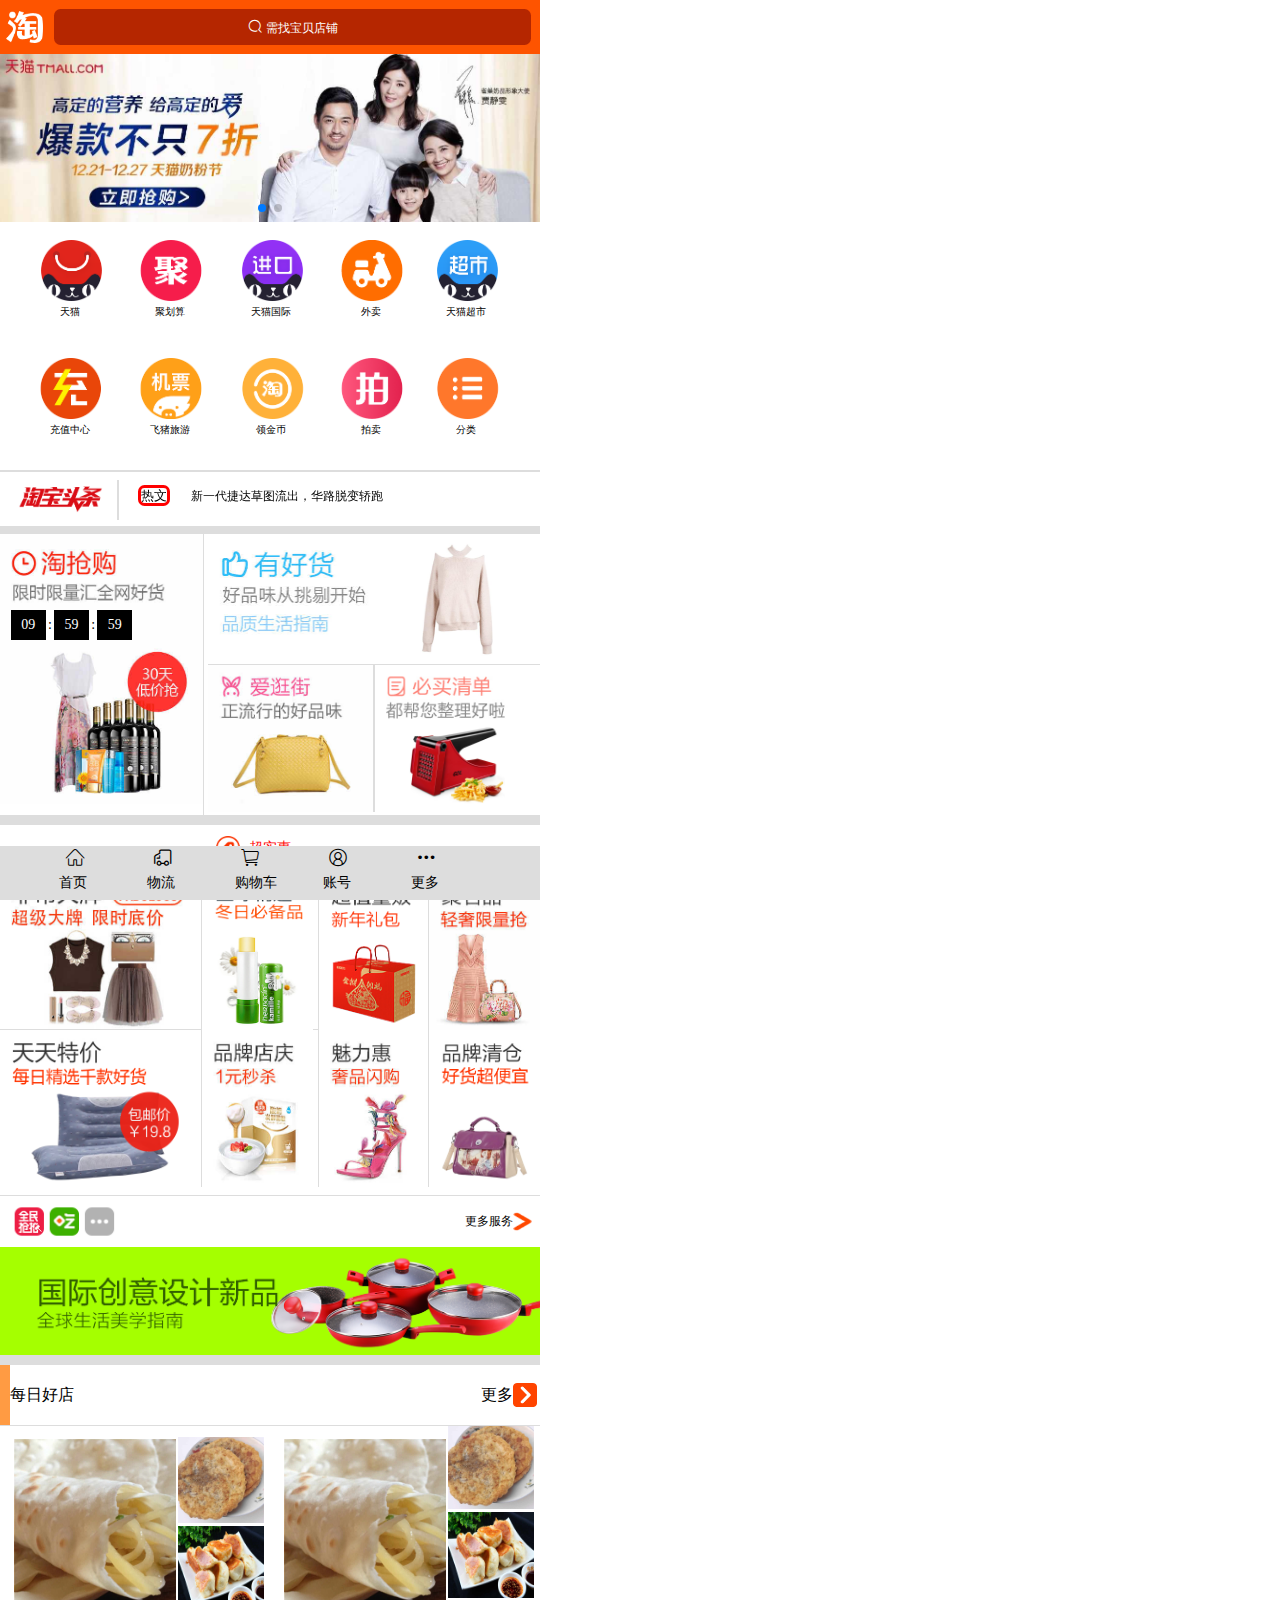
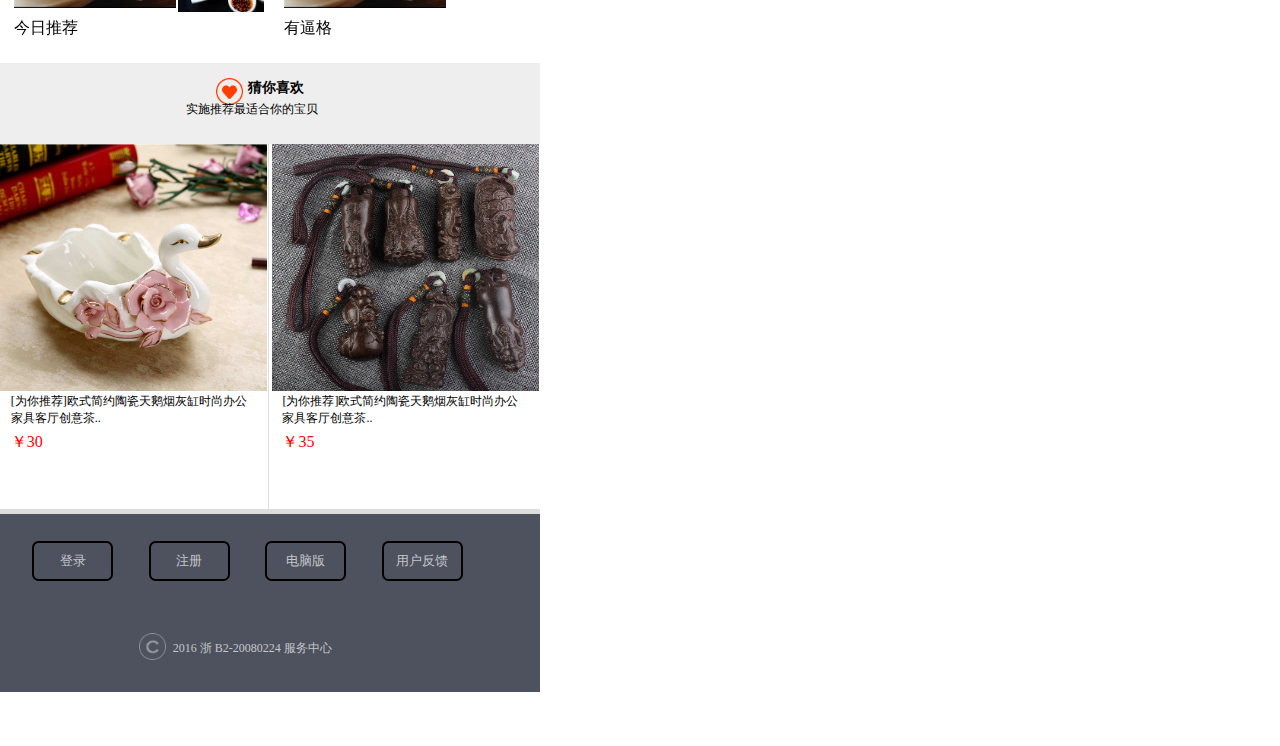
<file: index.html>
<!DOCTYPE html>
<html lang="en">
<head>
    <meta charset="UTF-8">
    <title>手机淘宝页面</title>
    <script src="js/flexible.js"></script>
    <link rel="stylesheet" href="css/taobao.css">
    <link rel="stylesheet" type="text/css" href="css/swiper.min.css">
    <link rel="stylesheet" href="css/iconfont.css">
</head>
<body>
<header>
    <div class="header">
    <div class="header-warp">
        <div class="header-bottom">
            <span>
                <i class="iconfont icon-fangdajing"></i>
                需找宝贝店铺
            </span>
        </div>
    </div>
    </div>
</header>
<content>
    <div class="lunbo">
        <div class="swiper-container">
            <div class="swiper-wrapper">
                <div class="swiper-slide"><img src="imegs/lunbo1.jpg" alt=""></div>
                <div class="swiper-slide"><img src="imegs/lunbo2.jpg" alt=""></div>
                <div class="swiper-slide"><img src="imegs/lunbo3.jpg" alt=""></div>
                <div class="swiper-slide"><img src="imegs/lunbo4.jpg" alt=""></div>
                <div class="swiper-slide"><img src="imegs/lunbo5.jpg" alt=""></div>
                <div class="swiper-slide"><img src="imegs/lunbo6.jpg" alt=""></div>
                <div class="swiper-slide"><img src="imegs/lunbo7.jpg" alt=""></div>
                </div>
            <div class="swiper-pagination"></div>
        </div>
    </div>
    <div class="content-top">
        <div class="content-top-one">
            <div class="xbj1">
                <div class="imgs"><img src="imegs/xbj1.png" alt=""></div>
                <div class="imtext">天猫</div>
            </div>
           <div class="xbj2">
               <div class="imgs"><img src="imegs/xbj2.png" alt=""></div>
               <div class="imtext">聚划算</div>
           </div>
            <div class="xbj3">
                <div class="imgs"><img src="imegs/xbj3.png" alt=""></div>
                <div class="imtext">天猫国际</div>
            </div>
            <div class="xbj4">
                <div class="imgs"><img src="imegs/xbj4.png" alt=""></div>
                <div class="imtext">外卖</div>
            </div>
            <div class="xbj5">
                <div class="imgs"><img src="imegs/xbj5.png" alt=""></div>
                <div class="imtext">天猫超市</div>
            </div>
        </div>
        <div class="content-top-two">
            <div class="xbj6">
                <div class="imgs"><img src="imegs/xbj6.png" alt=""></div>
                <div class="imtext">充值中心</div>
            </div>
            <div class="xbj7">
                <div class="imgs"><img src="imegs/xbj7.png" alt=""></div>
                <div class="imtext">飞猪旅游</div>
            </div>
            <div class="xbj8">
                <div class="imgs"><img src="imegs/xbj8.png" alt=""></div>
                <div class="imtext">领金币</div>
            </div>
            <div class="xbj9">
                <div class="imgs"><img src="imegs/xbj9.png" alt=""></div>
                <div class="imtext">拍卖</div>
            </div>
            <div class="xbj10">
                <div class="imgs"><img src="imegs/xbj10.png" alt=""></div>
                <div class="imtext">分类</div>
            </div>
        </div>
    </div>
    <div class="content-center">
        <div class="content-center-left">
        </div>
        <div class="content-center-right">
            <div class="swiper-container">
                <div class="swiper-wrapper">
                    <div class="swiper-slide"><span>热文</span>新一代捷达草图流出，华路脱变轿跑</div>
                    <div class="swiper-slide"><span>星座</span>这些星座见不得别人好</div>
                    <div class="swiper-slide"><span>围观</span>绝地求生pc正式版1.0明天上线</div>
                    <div class="swiper-slide"><span>汽车</span>纯电动，100公里续航，售价4万</div>
                </div>
            </div>
        </div>
    </div>
    <div class="content-b">
        <div class="content-bottom">
            <div class="bottom-text">
                <span >09</span>
                <span class="dot">:</span>
                <span>59</span>
                <span class="dot">:</span>
                <span>59</span>
            </div>
        </div>
        <div class="content-right">
            <div class="right-left">

            </div>
            <div class="right-right">

            </div>
        </div>
        <div class="content-left">
            <div class="left-left">

            </div>
            <div class="left-right">

            </div>

        </div>
    </div>
    <div class="content-chaoshihui">
        <div class="chaoshihui">
              <span>超实惠</span>
        </div>
        <div class="top">
            <div class="one">

            </div>
            <div class="two">

            </div>
            <div class="three">

            </div>
            <div class="four">

            </div>
        </div>
        <div class="bottom">
            <div class="one">

            </div>
            <div class="two">

            </div>
            <div class="three">

            </div>
            <div class="four">

            </div>
        </div>
    </div>
    <div class="content-genduo">
        <div class="left">
            <span>更多服务</span>
        </div>
    </div>
    <div class="content-xin">

    </div>
    <div class="content-g">
        <div class="left">
            <span>每日好店</span>
        </div>
        <div class="right">
            <span>更多</span>
        </div>
    </div>
    <div class="content-haodian">
        <div class="swiper-container">
            <div class="swiper-wrapper">
                <div class="swiper-slide">
                    <div class="left">
                        <div class="left">

                        </div>
                        <div class="r1">

                        </div>
                        <div class="r2">

                        </div>
                        <div class="bottom">
                            <span>今日推荐</span>
                        </div>
                    </div>
                    <div class="right">
                        <div class="left">

                        </div>
                        <div class="r1">

                        </div>
                        <div class="r2">

                        </div>
                        <div class="bottom">
                            <span>有逼格</span>
                        </div>
                    </div>
                </div>
                <div class="swiper-slide">
                    <div class="left">
                        <div class="left">

                        </div>
                        <div class="r1">

                        </div>
                        <div class="r2">

                        </div>
                        <div class="bottom">
                            <span>今日推荐</span>
                        </div>
                    </div>
                    <div class="right">
                        <div class="left">

                        </div>
                        <div class="r1">

                        </div>
                        <div class="r2">

                        </div>
                        <div class="bottom">
                            <span>有逼格</span>
                        </div>
                    </div>
                </div>
            </div>
        </div>
    </div>
    <div class="content-cain">
        <div class="text">
            <span>猜你喜欢</span>
            <p>实施推荐最适合你的宝贝</p>
        </div>
    </div>
    <div class="cai">
        <div class="left">
            <div class="text">
                <p>[为你推荐]欧式简约陶瓷天鹅烟灰缸时尚办公家具客厅创意茶..</p>
                <p class="red">￥30</p>
            </div>
        </div>
        <div class="right">
            <div class="text">
                <p>[为你推荐]欧式简约陶瓷天鹅烟灰缸时尚办公家具客厅创意茶..</p>
                <p class="red">￥35</p>
            </div>
        </div>
    </div>
    <div class="fount">
        <div class="text">
            <button>登录</button>
            <button>注册</button>
            <button>电脑版</button>
            <button>用户反馈</button>
        </div>
        <div class="text1">
            <p>2016 浙 B2-20080224 服务中心</p>
        </div>
    </div>
</content>
<div class="fount1">
    <div class="text">
        <i class="iconfont icon-shouye"><span>首页</span></i>
        <i class="iconfont icon-wuliu"><span>物流</span></i>
        <i class="iconfont icon-gouwuche"><span>购物车</span></i>
        <i class="iconfont icon-zhanghao"><span>账号</span></i>
        <i class="iconfont icon-gengduo"><span>更多</span></i>
    </div>
</div>
<div class="fount2">

</div>
</body>
<script src="js/swiper.min.js"></script>
<script src="js/taobao.js"></script>
</html>
</file>
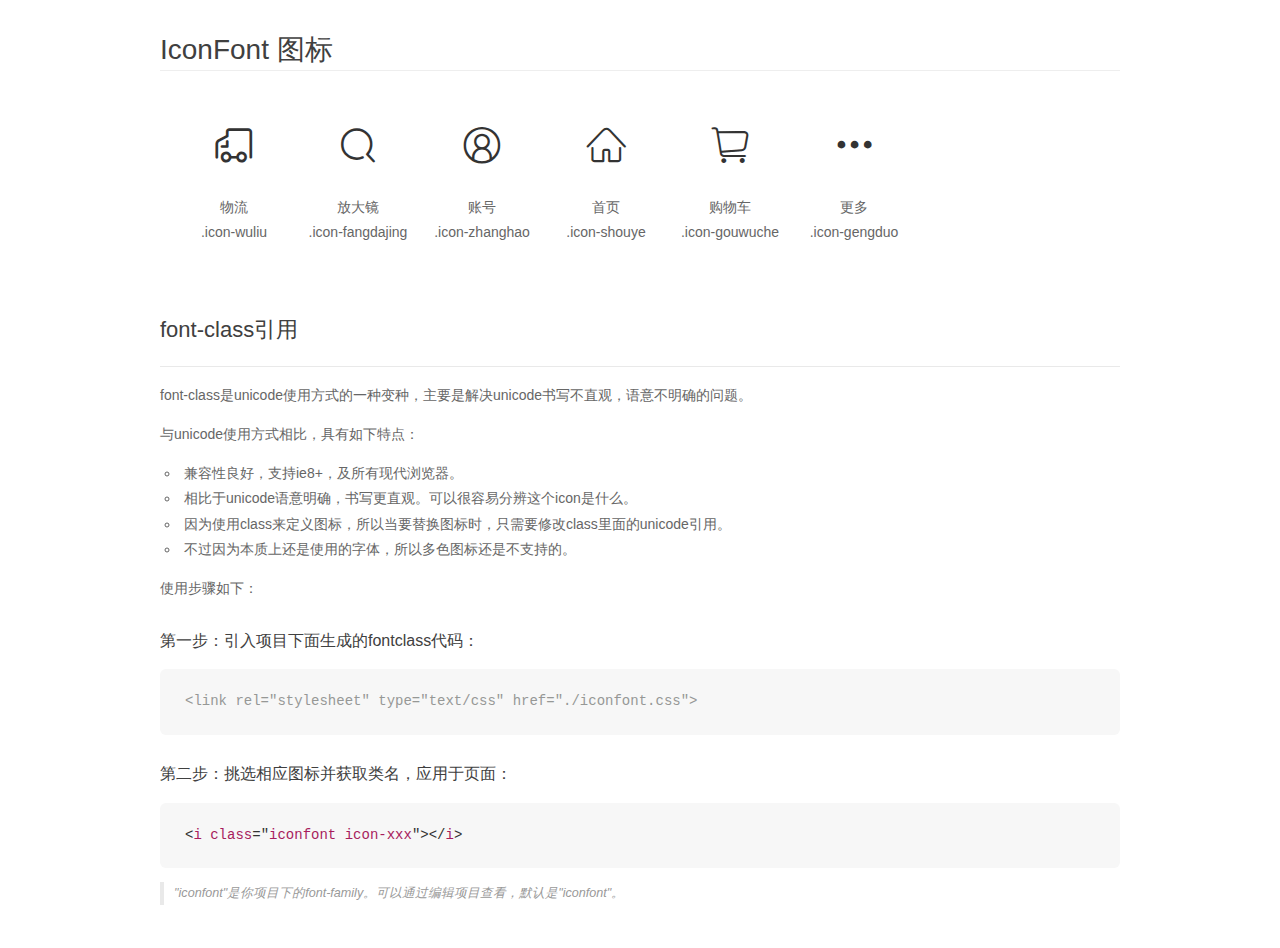
<file: font_7yblxcpgwp2jra4i/demo_fontclass.html>
<!DOCTYPE html>
<html>
<head>
    <meta charset="utf-8"/>
    <title>IconFont</title>
    <link rel="stylesheet" href="demo.css">
    <link rel="stylesheet" href="iconfont.css">
</head>
<body>
    <div class="main markdown">
        <h1>IconFont 图标</h1>
        <ul class="icon_lists clear">
            
                <li>
                <i class="icon iconfont icon-wuliu"></i>
                    <div class="name">物流</div>
                    <div class="fontclass">.icon-wuliu</div>
                </li>
            
                <li>
                <i class="icon iconfont icon-fangdajing"></i>
                    <div class="name">放大镜</div>
                    <div class="fontclass">.icon-fangdajing</div>
                </li>
            
                <li>
                <i class="icon iconfont icon-zhanghao"></i>
                    <div class="name">账号</div>
                    <div class="fontclass">.icon-zhanghao</div>
                </li>
            
                <li>
                <i class="icon iconfont icon-shouye"></i>
                    <div class="name">首页</div>
                    <div class="fontclass">.icon-shouye</div>
                </li>
            
                <li>
                <i class="icon iconfont icon-gouwuche"></i>
                    <div class="name">购物车</div>
                    <div class="fontclass">.icon-gouwuche</div>
                </li>
            
                <li>
                <i class="icon iconfont icon-gengduo"></i>
                    <div class="name">更多</div>
                    <div class="fontclass">.icon-gengduo</div>
                </li>
            
        </ul>

        <h2 id="font-class-">font-class引用</h2>
        <hr>

        <p>font-class是unicode使用方式的一种变种，主要是解决unicode书写不直观，语意不明确的问题。</p>
        <p>与unicode使用方式相比，具有如下特点：</p>
        <ul>
        <li>兼容性良好，支持ie8+，及所有现代浏览器。</li>
        <li>相比于unicode语意明确，书写更直观。可以很容易分辨这个icon是什么。</li>
        <li>因为使用class来定义图标，所以当要替换图标时，只需要修改class里面的unicode引用。</li>
        <li>不过因为本质上还是使用的字体，所以多色图标还是不支持的。</li>
        </ul>
        <p>使用步骤如下：</p>
        <h3 id="-fontclass-">第一步：引入项目下面生成的fontclass代码：</h3>


        <pre><code class="lang-js hljs javascript"><span class="hljs-comment">&lt;link rel="stylesheet" type="text/css" href="./iconfont.css"&gt;</span></code></pre>
        <h3 id="-">第二步：挑选相应图标并获取类名，应用于页面：</h3>
        <pre><code class="lang-css hljs">&lt;<span class="hljs-selector-tag">i</span> <span class="hljs-selector-tag">class</span>="<span class="hljs-selector-tag">iconfont</span> <span class="hljs-selector-tag">icon-xxx</span>"&gt;&lt;/<span class="hljs-selector-tag">i</span>&gt;</code></pre>
        <blockquote>
        <p>"iconfont"是你项目下的font-family。可以通过编辑项目查看，默认是"iconfont"。</p>
        </blockquote>
    </div>
</body>
</html>
</file>
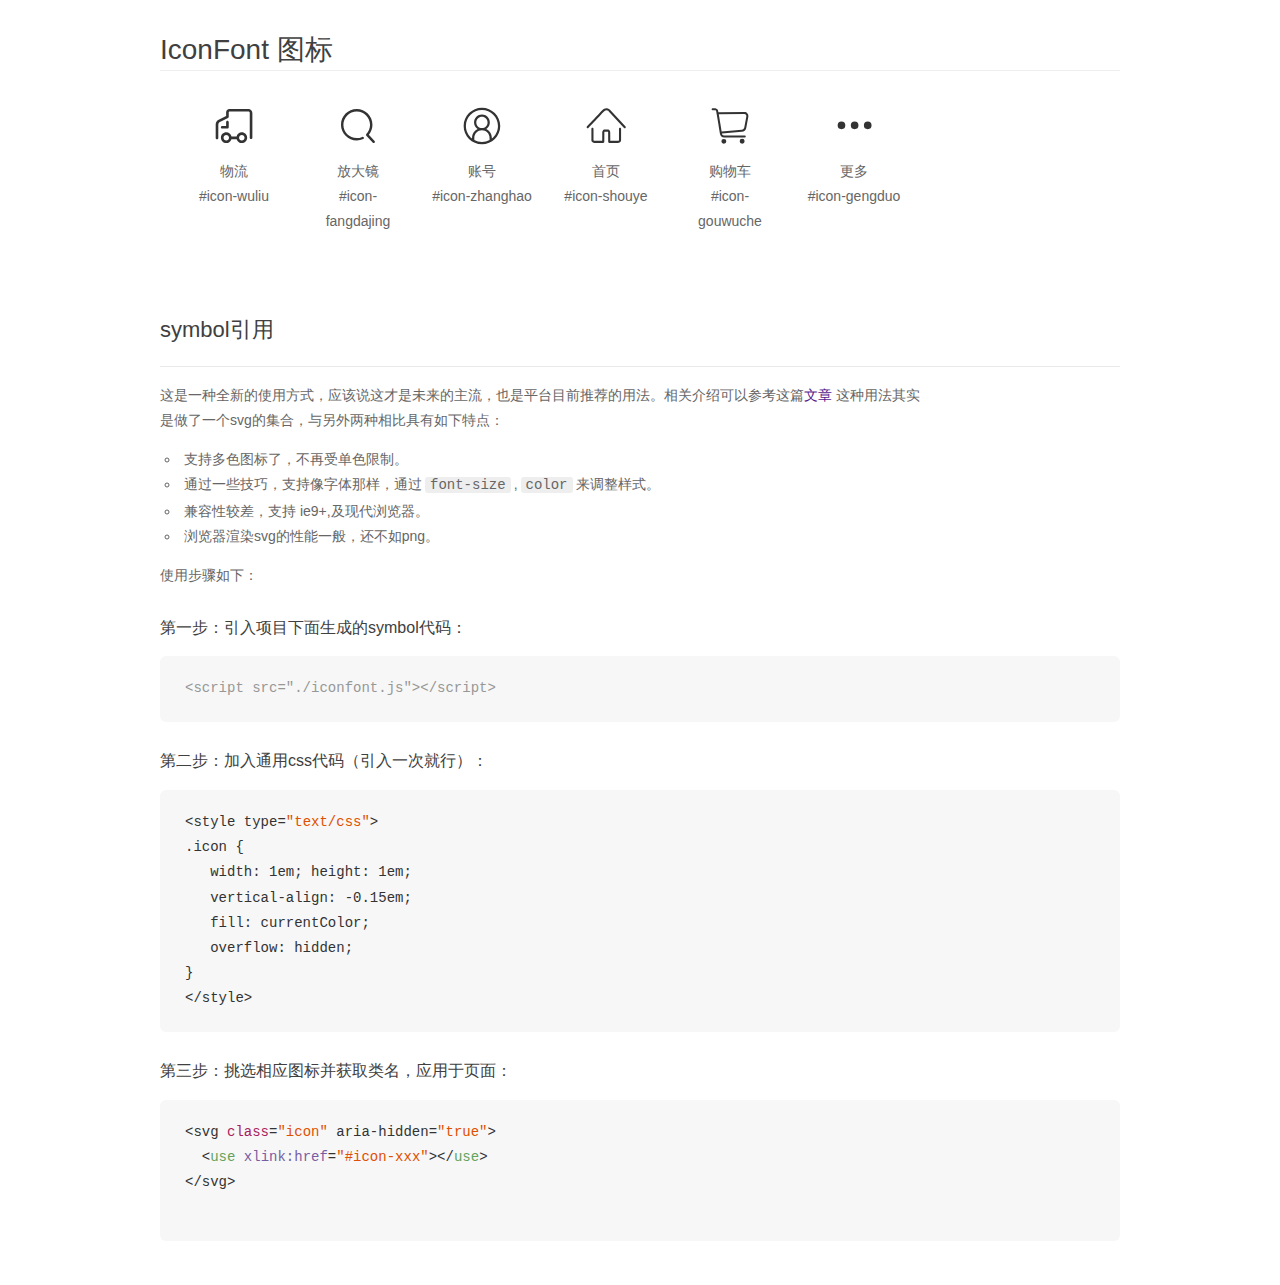
<file: font_7yblxcpgwp2jra4i/demo_symbol.html>
<!DOCTYPE html>
<html>
<head>
    <meta charset="utf-8"/>
    <title>IconFont</title>
    <link rel="stylesheet" href="demo.css">
    <script src="iconfont.js"></script>

    <style type="text/css">
        .icon {
          /* 通过设置 font-size 来改变图标大小 */
          width: 1em; height: 1em;
          /* 图标和文字相邻时，垂直对齐 */
          vertical-align: -0.15em;
          /* 通过设置 color 来改变 SVG 的颜色/fill */
          fill: currentColor;
          /* path 和 stroke 溢出 viewBox 部分在 IE 下会显示
             normalize.css 中也包含这行 */
          overflow: hidden;
        }

    </style>
</head>
<body>
    <div class="main markdown">
        <h1>IconFont 图标</h1>
        <ul class="icon_lists clear">
            
                <li>
                    <svg class="icon" aria-hidden="true">
                        <use xlink:href="#icon-wuliu"></use>
                    </svg>
                    <div class="name">物流</div>
                    <div class="fontclass">#icon-wuliu</div>
                </li>
            
                <li>
                    <svg class="icon" aria-hidden="true">
                        <use xlink:href="#icon-fangdajing"></use>
                    </svg>
                    <div class="name">放大镜</div>
                    <div class="fontclass">#icon-fangdajing</div>
                </li>
            
                <li>
                    <svg class="icon" aria-hidden="true">
                        <use xlink:href="#icon-zhanghao"></use>
                    </svg>
                    <div class="name">账号</div>
                    <div class="fontclass">#icon-zhanghao</div>
                </li>
            
                <li>
                    <svg class="icon" aria-hidden="true">
                        <use xlink:href="#icon-shouye"></use>
                    </svg>
                    <div class="name">首页</div>
                    <div class="fontclass">#icon-shouye</div>
                </li>
            
                <li>
                    <svg class="icon" aria-hidden="true">
                        <use xlink:href="#icon-gouwuche"></use>
                    </svg>
                    <div class="name">购物车</div>
                    <div class="fontclass">#icon-gouwuche</div>
                </li>
            
                <li>
                    <svg class="icon" aria-hidden="true">
                        <use xlink:href="#icon-gengduo"></use>
                    </svg>
                    <div class="name">更多</div>
                    <div class="fontclass">#icon-gengduo</div>
                </li>
            
        </ul>


        <h2 id="symbol-">symbol引用</h2>
        <hr>

        <p>这是一种全新的使用方式，应该说这才是未来的主流，也是平台目前推荐的用法。相关介绍可以参考这篇<a href="">文章</a>
        这种用法其实是做了一个svg的集合，与另外两种相比具有如下特点：</p>
        <ul>
          <li>支持多色图标了，不再受单色限制。</li>
          <li>通过一些技巧，支持像字体那样，通过<code>font-size</code>,<code>color</code>来调整样式。</li>
          <li>兼容性较差，支持 ie9+,及现代浏览器。</li>
          <li>浏览器渲染svg的性能一般，还不如png。</li>
        </ul>
        <p>使用步骤如下：</p>
        <h3 id="-symbol-">第一步：引入项目下面生成的symbol代码：</h3>
        <pre><code class="lang-js hljs javascript"><span class="hljs-comment">&lt;script src="./iconfont.js"&gt;&lt;/script&gt;</span></code></pre>
        <h3 id="-css-">第二步：加入通用css代码（引入一次就行）：</h3>
        <pre><code class="lang-js hljs javascript">&lt;style type=<span class="hljs-string">"text/css"</span>&gt;
.icon {
   width: <span class="hljs-number">1</span>em; height: <span class="hljs-number">1</span>em;
   vertical-align: <span class="hljs-number">-0.15</span>em;
   fill: currentColor;
   overflow: hidden;
}
&lt;<span class="hljs-regexp">/style&gt;</span></code></pre>
        <h3 id="-">第三步：挑选相应图标并获取类名，应用于页面：</h3>
        <pre><code class="lang-js hljs javascript">&lt;svg <span class="hljs-class"><span class="hljs-keyword">class</span></span>=<span class="hljs-string">"icon"</span> aria-hidden=<span class="hljs-string">"true"</span>&gt;<span class="xml"><span class="hljs-tag">
  &lt;<span class="hljs-name">use</span> <span class="hljs-attr">xlink:href</span>=<span class="hljs-string">"#icon-xxx"</span>&gt;</span><span class="hljs-tag">&lt;/<span class="hljs-name">use</span>&gt;</span>
</span>&lt;<span class="hljs-regexp">/svg&gt;
        </span></code></pre>
    </div>
</body>
</html>
</file>
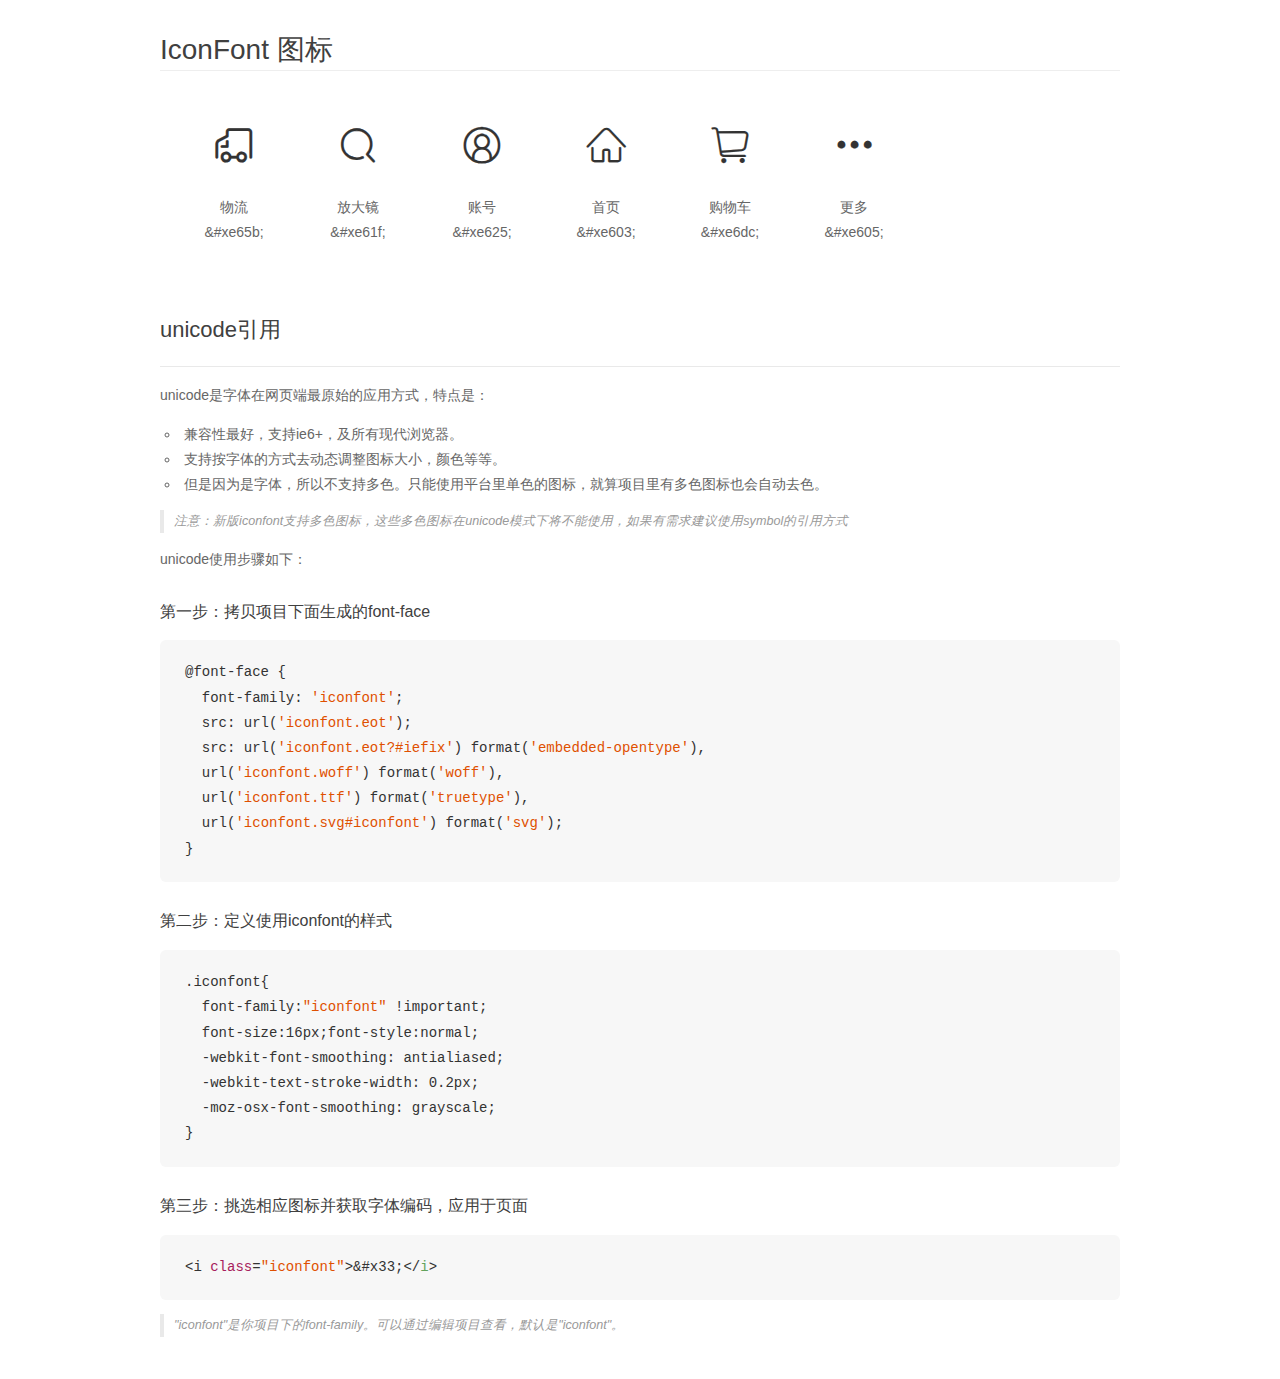
<file: font_7yblxcpgwp2jra4i/demo_unicode.html>
<!DOCTYPE html>
<html>
<head>
    <meta charset="utf-8"/>
    <title>IconFont</title>
    <link rel="stylesheet" href="demo.css">

    <style type="text/css">

        @font-face {font-family: "iconfont";
          src: url('iconfont.eot'); /* IE9*/
          src: url('iconfont.eot#iefix') format('embedded-opentype'), /* IE6-IE8 */
          url('iconfont.woff') format('woff'), /* chrome, firefox */
          url('iconfont.ttf') format('truetype'), /* chrome, firefox, opera, Safari, Android, iOS 4.2+*/
          url('iconfont.svg#iconfont') format('svg'); /* iOS 4.1- */
        }

        .iconfont {
          font-family:"iconfont" !important;
          font-size:16px;
          font-style:normal;
          -webkit-font-smoothing: antialiased;
          -webkit-text-stroke-width: 0.2px;
          -moz-osx-font-smoothing: grayscale;
        }

    </style>
</head>
<body>
    <div class="main markdown">
        <h1>IconFont 图标</h1>
        <ul class="icon_lists clear">
            
                <li>
                <i class="icon iconfont">&#xe65b;</i>
                    <div class="name">物流</div>
                    <div class="code">&amp;#xe65b;</div>
                </li>
            
                <li>
                <i class="icon iconfont">&#xe61f;</i>
                    <div class="name">放大镜</div>
                    <div class="code">&amp;#xe61f;</div>
                </li>
            
                <li>
                <i class="icon iconfont">&#xe625;</i>
                    <div class="name">账号</div>
                    <div class="code">&amp;#xe625;</div>
                </li>
            
                <li>
                <i class="icon iconfont">&#xe603;</i>
                    <div class="name">首页</div>
                    <div class="code">&amp;#xe603;</div>
                </li>
            
                <li>
                <i class="icon iconfont">&#xe6dc;</i>
                    <div class="name">购物车</div>
                    <div class="code">&amp;#xe6dc;</div>
                </li>
            
                <li>
                <i class="icon iconfont">&#xe605;</i>
                    <div class="name">更多</div>
                    <div class="code">&amp;#xe605;</div>
                </li>
            
        </ul>
        <h2 id="unicode-">unicode引用</h2>
        <hr>

        <p>unicode是字体在网页端最原始的应用方式，特点是：</p>
        <ul>
        <li>兼容性最好，支持ie6+，及所有现代浏览器。</li>
        <li>支持按字体的方式去动态调整图标大小，颜色等等。</li>
        <li>但是因为是字体，所以不支持多色。只能使用平台里单色的图标，就算项目里有多色图标也会自动去色。</li>
        </ul>
        <blockquote>
        <p>注意：新版iconfont支持多色图标，这些多色图标在unicode模式下将不能使用，如果有需求建议使用symbol的引用方式</p>
        </blockquote>
        <p>unicode使用步骤如下：</p>
        <h3 id="-font-face">第一步：拷贝项目下面生成的font-face</h3>
        <pre><code class="lang-js hljs javascript">@font-face {
  font-family: <span class="hljs-string">'iconfont'</span>;
  src: url(<span class="hljs-string">'iconfont.eot'</span>);
  src: url(<span class="hljs-string">'iconfont.eot?#iefix'</span>) format(<span class="hljs-string">'embedded-opentype'</span>),
  url(<span class="hljs-string">'iconfont.woff'</span>) format(<span class="hljs-string">'woff'</span>),
  url(<span class="hljs-string">'iconfont.ttf'</span>) format(<span class="hljs-string">'truetype'</span>),
  url(<span class="hljs-string">'iconfont.svg#iconfont'</span>) format(<span class="hljs-string">'svg'</span>);
}
</code></pre>
        <h3 id="-iconfont-">第二步：定义使用iconfont的样式</h3>
        <pre><code class="lang-js hljs javascript">.iconfont{
  font-family:<span class="hljs-string">"iconfont"</span> !important;
  font-size:<span class="hljs-number">16</span>px;font-style:normal;
  -webkit-font-smoothing: antialiased;
  -webkit-text-stroke-width: <span class="hljs-number">0.2</span>px;
  -moz-osx-font-smoothing: grayscale;
}
</code></pre>
        <h3 id="-">第三步：挑选相应图标并获取字体编码，应用于页面</h3>
        <pre><code class="lang-js hljs javascript">&lt;i <span class="hljs-class"><span class="hljs-keyword">class</span></span>=<span class="hljs-string">"iconfont"</span>&gt;&amp;#x33;<span class="xml"><span class="hljs-tag">&lt;/<span class="hljs-name">i</span>&gt;</span></span></code></pre>

        <blockquote>
        <p>"iconfont"是你项目下的font-family。可以通过编辑项目查看，默认是"iconfont"。</p>
        </blockquote>
    </div>


</body>
</html>
</file>
<file: css/taobao.css>
*{
    margin: 0;
    padding: 0;
}
header .header{
    width:10rem;
    height:2rem;
}
header{
    width:10rem;
    height:1rem;
    background: #fe5400 url("../imegs/logo.png") no-repeat 0.12rem;
    background-size: 0.69rem 0.6rem;
    position: fixed;
    z-index: 9;
    top:0;
}
.header-bottom{
    width: 8.84rem;
    height: 0.666rem;
    background: #b52600;
    border-radius: 0.12rem;
    position: absolute;
    left: 1rem;
    top:0.173rem;
    line-height: 0.666rem;
    text-align: center;
    color: #fff;
    display: block;
}
.lunbo{
    width: 10rem;
    height: 3.12rem;
    background: firebrick;
    margin-top: 1rem;
}
.lunbo img{
    width: 10rem;
    height: 3.12rem;
}
/*中间上部分*/
/*.content-top-one .imgs{*/
    /*width: 1.12rem;*/
    /*height: 1.12rem;*/
/*}*/
.content-top-one{
    width: 10rem;
    height:2.18rem;
    position: relative;
}
.content-top-one .imgs img{
    height: 1.12rem;
}
.content-top-one .imgs{
    width:1.12rem;
}
.content-top-one .imtext{
    width:1.55rem;
    height: 0.266rem;
    text-align: center;
    line-height: 0.266rem;
    font-size: 20px;
}
[data-dpr="1"] .content-top-one .imtext {
    font-size: 10px;
}
[data-dpr="3"] .content-top-one .imtext {
    font-size: 30px;
}
.content-top-one .xbj1{
    position: absolute;
    top: 0.333rem;
    left:0.52rem;
}
.content-top-one .xbj2{
    position: absolute;
    top: 0.333rem;
    left:2.37rem;
}
.content-top-one .xbj3{
    position: absolute;
    top: 0.333rem;
    left:4.24rem;
}
.content-top-one .xbj4{
    position: absolute;
    top: 0.333rem;
    left:6.09rem;
}
.content-top-one .xbj5{
    position: absolute;
    top: 0.333rem;
    left:7.86rem;
}
.content-top-two{
    width: 10rem;
    height:2.18rem;
    position: relative;
}
.content-top-two .imgs img{
    height: 1.12rem;
}
.content-top-two .imgs{
    width:1.12rem;
}
.content-top-two .imtext{
    width:1.55rem;
    height: 0.266rem;
    text-align: center;
    line-height: 0.266rem;
    font-size: 20px;
}
[data-dpr="1"] .content-top-two .imtext {
    font-size: 10px;
}
[data-dpr="3"] .content-top-two .imtext {
    font-size: 30px;
}
.content-top-two .xbj6{
    position: absolute;
    top: 0.333rem;
    left:0.52rem;
}
.content-top-two .xbj7{
    position: absolute;
    top: 0.333rem;
    left:2.37rem;
}
.content-top-two .xbj8{
    position: absolute;
    top: 0.333rem;
    left:4.24rem;
}
.content-top-two .xbj9{
    position: absolute;
    top: 0.333rem;
    left:6.09rem;
}
.content-top-two .xbj10{
    position: absolute;
    top: 0.333rem;
    left:7.86rem;
}
/*淘宝头条*/
.content-center{
    width: 10rem;
    height: 1rem;
    border-top: 0.05rem solid  #dddddd;
    margin-top: 0.233rem;
    position: relative;
}
.content-center-left{
    width: 2.173rem;
    height: 0.746rem;
    border-right:0.05rem solid #dddddd ;
    margin-top: 0.133rem;
    background: url("../imegs/toutiao.png") no-repeat 0.333rem;
    background-size:1.6rem 0.5rem;

}
.content-center-right{
    width: 7.84rem;
    height: 0.746rem;
    position: absolute;
    top:0.01rem;
    right: 0.01rem;
    line-height: 0.746rem;
    margin-top: 0.06rem;
}
.content-center-right span{
    width:0.906rem;
    height: 0.533rem;
    line-height: 0.533rem;
    border: 3px solid red;
    border-radius: 0.12rem;
    margin:0.4rem;
    font-size: 26px;
}
[data-dpr="1"] .content-center-right span {
    font-size: 13px;
}
[data-dpr="3"] .content-center-right span {
    font-size: 39px;
}
/*中间下部分*/
.content-b{
    width:10rem;
    height: 5.2rem;
    border-top: 0.16rem solid #dddddd;
    position: relative;
}
.content-bottom{
    width: 3.75rem;
    height: 5.2rem;
    border-right: 0.02rem solid #dddddd;
    background: url("../imegs/dbj1.jpg") no-repeat;
    background-size: 3.76rem 5rem;
}
.bottom-text{
    width: 2.5rem;
    height: 0.55rem;
    position: absolute;
    left: 0.2rem;
    top: 1.4rem;
    font-size: 14px;
    display: block;
}
[data-dpr="2"] .bottom-text {
    font-size: 28px;
}
[data-dpr="3"] .bottom-text {
    font-size: 42px;
}
.bottom-text span{
     width: 0.65rem;
     height: 0.55rem;
     display: block;
     background: #000;
     color: #fff;
     line-height: 0.55rem;
     float: left;
     text-align: center;
 }
.bottom-text .dot{
    width: 0.15rem;
    height: 0.55rem;
    background: #FFF;
    color: #000;
    line-height: 0.55rem;
}
.content-right{
    width: 6.152rem;
    height: 2.3rem;
    position: absolute;
    top: 0rem;
    right: 0rem;
    float: left;
}

.content-right .right-left{
    width: 3.075rem;
    height: 2.43rem;
    background: url("../imegs/dbj3.jpg") no-repeat;
    background-size: 3.075rem 2.43rem;
}
.content-right .right-right{
    width: 3.075rem;
    height: 2.43rem;
    background: url("../imegs/dbj4.png") no-repeat;
    background-size: 3.075rem 2.43rem;
    position: absolute;
    top:0;
    right: 0;
}
.content-left{
    width: 6.152rem;
    height: 2.7rem;
    position: absolute;
    border-top: 0.02rem solid #ddd;
    top: 2.4rem;
    right: 0rem;
    float: left;
}

.content-left .left-left{
    width: 3.065rem;
    height: 2.73rem;
    background: url("../imegs/dbj5.jpg") no-repeat;
    border-right: 0.04rem solid #ddd;
    background-size: 3.065rem 2.73rem;
}
.content-left .left-right{
    width: 3.065rem;
    height: 2.73rem;
    background: url("../imegs/dbj6.png") no-repeat;
    background-size: 3.065rem 2.73rem;
    position: absolute;
    top: 0;
    right: 0;
}
/*超实惠*/
.content-chaoshihui{
    width: 10rem;
    height: 6.85rem;
    border-top: 0.2rem solid #ddd;
    position: relative;
}
.content-chaoshihui .chaoshihui{
    width: 10rem;
    height: 0.85rem;
    background: url("../imegs/cbj9.png") no-repeat 4.00rem;
    background-size: 0.452rem 0.452rem;
    text-align: center;
    line-height: 0.85rem;
    border-bottom: 0.02rem solid #ddd;
}
.content-chaoshihui .chaoshihui span{
    color: red;
    font-size: 14px;
}
[data-dpr="2"] .content-chaoshihui .chaoshihui span {
    font-size: 28px;
}
[data-dpr="3"] .content-chaoshihui .chaoshihui span {
    font-size: 42px;
}
.content-chaoshihui .top .one{
    width: 3.725rem;
    height: 2.9rem;
    background: url("../imegs/cbj1.jpg") no-repeat;
    background-size: 3.725rem 2.9rem;
}
.content-chaoshihui .top .two{
    width: 2.05rem;
    height: 2.9rem;
    background: url("../imegs/cbj2.png") no-repeat;
    border-left: 0.02rem solid #ddd ;
    background-size: 2.05rem 2.9rem;
    position: absolute;
    top: 0.89rem;
    left: 3.725rem;
}
.content-chaoshihui .top .three{
    width: 2.05rem;
    height: 2.9rem;
    background: url("../imegs/cbj3.png") no-repeat;
    border-left: 0.02rem solid #ddd ;
    background-size: 2.05rem 2.9rem;
    position: absolute;
    top: 0.89rem;
    right: 2.05rem;
}
.content-chaoshihui .top .four{
    width: 2.05rem;
    height: 2.9rem;
    background: url("../imegs/cbj4.jpg") no-repeat;
    border-left: 0.02rem solid #ddd ;
    background-size: 2.05rem 2.9rem;
    position: absolute;
    top: 0.89rem;
    right: 0rem;
}
.content-chaoshihui .bottom{
    width: 10rem;
    height: 2.9rem;
    border-top: 0.02rem solid #ddd ;
}
.content-chaoshihui .bottom .one{
    width: 3.725rem;
    height: 2.9rem;
    background: url("../imegs/cbj5.png") no-repeat;
    background-size: 3.725rem 2.9rem;
    margin-top: 0.02rem;
}
.content-chaoshihui .bottom .two{
    width: 2.05rem;
    height: 2.9rem;
    background: url("../imegs/cbj6.jpg") no-repeat;
    border-left: 0.02rem solid #ddd ;
    background-size: 2.05rem 2.9rem;
    position: absolute;
    top: 3.8rem;
    left: 3.725rem;
}
.content-chaoshihui .bottom .three{
    width: 2.05rem;
    height: 2.9rem;
    background: url("../imegs/cbj7.jpg") no-repeat;
    border-left: 0.02rem solid #ddd ;
    background-size: 2.05rem 2.9rem;
    position: absolute;
    top: 3.8rem;
    right: 2.05rem;
}
.content-chaoshihui .bottom .four {
    width: 2.05rem;
    height: 2.9rem;
    background: url("../imegs/cbj8.png") no-repeat;
    border-left: 0.02rem solid #ddd;
    background-size: 2.05rem 2.9rem;
    position: absolute;
    top: 3.8rem;
    right: 0rem;
}
/*更多服务*/
.content-genduo{
    width: 10rem;
    height: 0.95rem;
    border-top: 0.02rem solid #ddd;
    background: url("../imegs/tbj.png") no-repeat ;
    background-size: 4.325rem 0.95rem;
    position: relative;
}
.content-genduo .left{
    width: 5rem;
    height: 0.95rem;
    background: url("../imegs/tbj1.png") no-repeat 4.5rem;
    background-size: 0.35rem 0.35rem;
    position: absolute;
    right: 0;
}
.content-genduo .left span{
    line-height: 0.95rem;
    position: absolute;
    right: 0.5rem;
}
.content-xin{
    width:10rem;
    height: 2rem;
    background: url("../imegs/xbj.png") no-repeat;
    background-size: 10rem 2rem;
}
.content-g{
    width: 10rem;
    height: 1.1rem;
    border-top: 0.2rem solid #ddd ;
    background: url("../imegs/gbj1.png") no-repeat 9.5rem;
    background-size: 0.45rem 0.45rem;
    position: relative;
}
.content-g .left{
    width: 5rem;
    height: 1.1rem;
    border-left: 0.2rem solid #ff9b43;
}
.content-g .left span{
    font-size: 16px;
    line-height: 1.1rem;
}
.content-g .right span{
    font-size: 16px;
    line-height: 1.1rem;
    position: absolute;
    right: 0.5rem;
    top:0;
}
/*更多好店*/
.content-haodian{
    width: 10rem;
    height: 4.4rem;
    border-top: 0.02rem solid #ddd;
    position: relative;

}
.content-haodian .left{
    width: 5rem;
    height: 4.075rem;
    position: relative;
}
.content-haodian .left .left{
    width: 3rem;
    height: 3.5rem;
    background: url("../imegs/lbj1.jpg") no-repeat;
    background-size: 3.125rem 3.125rem;
    margin-top: 0.25rem;
    margin-left: 0.25rem;
}
.content-haodian .left .r1{
    width: 1.7rem;
    height: 1.7rem;
    background: url("../imegs/lbj2.jpg") no-repeat;
    background-size: 1.6rem 1.6rem;
    position: absolute;
    top:0;
    right: 0;
    margin-top: -0.05rem;
}
.content-haodian .left .r2{
    width: 1.7rem;
    height: 1.7rem;
    background: url("../imegs/lbj3.jpg") no-repeat;
    background-size: 1.6rem 1.6rem;
    position: absolute;
    right:0;
    top: 1.7rem;
    margin-top: -0.1rem;
}
.content-haodian .left .bottom{
    margin-top: -0.2rem;
}
.content-haodian .left .bottom span{
    font-size: 16px;
    margin-left: 0.25rem;
}
[data-dpr="2"] .content-haodian .left .bottom span {
    font-size: 32px;
}
[data-dpr="3"] .content-haodian .left .bottom span {
    font-size: 48px;
}

.content-haodian .right{
    width: 5rem;
    height: 4.075rem;
    position: absolute;
    right: 0;
    top:0;
}
.content-haodian .right .left{
    width: 3rem;
    height: 3.5rem;
    background: url("../imegs/lbj1.jpg") no-repeat;
    background-size: 3.125rem 3.125rem;
    margin-top: 0.25rem;
    margin-left: 0.25rem;
}
.content-haodian .right .r1{
    width: 1.7rem;
    height: 1.7rem;
    background: url("../imegs/lbj2.jpg") no-repeat;
    background-size: 1.6rem 1.6rem;
    position: absolute;
    top:0;
    right: 0;
    margin-top: -0.05rem;
}
.content-haodian .right .r2{
    width: 1.7rem;
    height: 1.7rem;
    background: url("../imegs/lbj3.jpg") no-repeat;
    background-size: 1.6rem 1.6rem;
    position: absolute;
    right:0;
    top: 1.7rem;
    margin-top: -0.1rem;
}
.content-haodian .right .bottom{
    margin-top: -0.2rem;
}
.content-haodian .right .bottom span{
    font-size: 16px;
    margin-left: 0.25rem;
}
[data-dpr="2"] .content-haodian .right .bottom span {
    font-size: 32px;
}
[data-dpr="3"] .content-haodian .right .bottom span {
    font-size: 48px;
}
.content-cain{
    width: 10rem;
    height: 1.5rem;
    background: url("../imegs/cbj1.png") no-repeat #eee 4rem 0.275rem;
    background-size:0.5rem 0.5rem;
    position: relative;
}
.content-cain .text span{
    position: absolute;
    top:0.28rem;
    left: 4.6rem;
    font-size: 14px;
    font-weight: 600;
}
[data-dpr="2"] .content-cain .text span {
    font-size: 28px;
}
[data-dpr="3"] .content-cain .text span {
    font-size: 42px;
}
.content-cain .text p{
    position: absolute;
    top:0.7rem;
    left: 3.45rem;
}
/*猜你喜欢*/
.cai{
    width: 10rem;
    height: 6.75rem;
    border-bottom: 0.1rem solid #ddd ;
    position: relative;

}
.cai .left{
    width: 4.97rem;
    height: 6.75rem;
    background: url("../imegs/cnbj1.jpg") no-repeat;
    background-size: 4.95rem 4.57rem;
    position: relative;
    border-right: 0.02rem solid #ddd ;
}
.cai .left .text{
    width: 4.375rem;
    height: 1.55em;
    position: absolute;
    top:4.6rem;
    left: 0.2rem;
}
.cai .left .text .red{
    color: red;
    font-size: 16px;
    margin-top: 0.1rem;
}
[data-dpr="2"] .cai .left .text .red {
     font-size: 32px;
 }
[data-dpr="3"] .cai .left .text .red {
    font-size: 48px;
}
.cai .right{
    width: 4.97rem;
    height: 6.75rem;
    background: url("../imegs/cnbj2.jpg") no-repeat;
    background-size: 4.95rem 4.57rem;
    position: absolute;
    top: 0;
    right: 0;
}
.cai .right .text{
    width: 4.375rem;
    height: 1.55em;
    position: absolute;
    top:4.6rem;
    left: 0.2rem;
}
.cai .right .text .red{
    color: red;
    font-size: 16px;
    margin-top: 0.1rem;
}
[data-dpr="2"] .cai .right .text .red {
    font-size: 32px;
}
[data-dpr="3"] .cai .right .text .red {
    font-size: 48px;
}
/*结束*/
.fount{
    width: 10rem;
    height: 3.3rem;
    background: url("../imegs/bbj.png") no-repeat #4e525e 2.575rem 2.2rem;
    background-size: 0.5rem 0.5rem;
    position: relative;
}
.fount .text{
    width: 10rem;
    height: 1.25em;
    float: left;
}
.fount .text button{
    margin-left: 0.6rem;
    margin-top: 0.5rem;
    height: 0.75rem;
    width: 1.5rem;
    color: #c3c6ca;
    background: #4e525e;
    border-radius: 0.12rem;
    border: 0.05rem solid #000;
}
.fount .text1{
    position: absolute;
    bottom: 0.65rem;
    left: 3.2rem;
    color: #c3c6ca;
}
.fount1{
    background: #ddd;
    position: fixed;
    height: 1rem;
    width: 10rem;
    bottom: 0;
    z-index: 9;
}
.fount2{
    width: 10rem;
    height: 1rem;
}

.fount1 .text i{
    width:2.5rem;
    height: 1.5rem;
    font-size: 20px;
    bottom: 0rem;
    position: relative;
    margin-left: 1.2rem;

}
.fount1 .text i span{
    width: 2rem;;
    font-size: 14px;
    position:absolute;
    top:0.5rem;
    left: -0.1rem;
}
</file>
<file: css/iconfont.css>
@font-face {font-family: "iconfont";
  src: url('iconfont.eot?t=1514268051575'); /* IE9*/
  src: url('iconfont.eot?t=1514268051575#iefix') format('embedded-opentype'), /* IE6-IE8 */
  url('[data-uri]') format('woff'),
  url('iconfont.ttf?t=1514268051575') format('truetype'), /* chrome, firefox, opera, Safari, Android, iOS 4.2+*/
  url('iconfont.svg?t=1514268051575#iconfont') format('svg'); /* iOS 4.1- */
}

.iconfont {
  font-family:"iconfont" !important;
  font-size:16px;
  font-style:normal;
  -webkit-font-smoothing: antialiased;
  -moz-osx-font-smoothing: grayscale;
}

.icon-wuliu:before { content: "\e65b"; }

.icon-fangdajing:before { content: "\e61f"; }

.icon-zhanghao:before { content: "\e625"; }

.icon-shouye:before { content: "\e603"; }

.icon-gouwuche:before { content: "\e6dc"; }

.icon-gengduo:before { content: "\e605"; }
</file>
<file: font_7yblxcpgwp2jra4i/iconfont.css>
@font-face {font-family: "iconfont";
  src: url('iconfont.eot?t=1514268051575'); /* IE9*/
  src: url('iconfont.eot?t=1514268051575#iefix') format('embedded-opentype'), /* IE6-IE8 */
  url('[data-uri]') format('woff'),
  url('iconfont.ttf?t=1514268051575') format('truetype'), /* chrome, firefox, opera, Safari, Android, iOS 4.2+*/
  url('iconfont.svg?t=1514268051575#iconfont') format('svg'); /* iOS 4.1- */
}

.iconfont {
  font-family:"iconfont" !important;
  font-size:16px;
  font-style:normal;
  -webkit-font-smoothing: antialiased;
  -moz-osx-font-smoothing: grayscale;
}

.icon-wuliu:before { content: "\e65b"; }

.icon-fangdajing:before { content: "\e61f"; }

.icon-zhanghao:before { content: "\e625"; }

.icon-shouye:before { content: "\e603"; }

.icon-gouwuche:before { content: "\e6dc"; }

.icon-gengduo:before { content: "\e605"; }
</file>
<file: font_7yblxcpgwp2jra4i/demo.css>
*{margin: 0;padding: 0;list-style: none;}
/*
KISSY CSS Reset
理念：1. reset 的目的不是清除浏览器的默认样式，这仅是部分工作。清除和重置是紧密不可分的。
2. reset 的目的不是让默认样式在所有浏览器下一致，而是减少默认样式有可能带来的问题。
3. reset 期望提供一套普适通用的基础样式。但没有银弹，推荐根据具体需求，裁剪和修改后再使用。
特色：1. 适应中文；2. 基于最新主流浏览器。
维护：玉伯<lifesinger@gmail.com>, 正淳<ragecarrier@gmail.com>
 */

/** 清除内外边距 **/
body, h1, h2, h3, h4, h5, h6, hr, p, blockquote, /* structural elements 结构元素 */
dl, dt, dd, ul, ol, li, /* list elements 列表元素 */
pre, /* text formatting elements 文本格式元素 */
form, fieldset, legend, button, input, textarea, /* form elements 表单元素 */
th, td /* table elements 表格元素 */ {
  margin: 0;
  padding: 0;
}

/** 设置默认字体 **/
body,
button, input, select, textarea /* for ie */ {
  font: 12px/1.5 tahoma, arial, \5b8b\4f53, sans-serif;
}
h1, h2, h3, h4, h5, h6 { font-size: 100%; }
address, cite, dfn, em, var { font-style: normal; } /* 将斜体扶正 */
code, kbd, pre, samp { font-family: courier new, courier, monospace; } /* 统一等宽字体 */
small { font-size: 12px; } /* 小于 12px 的中文很难阅读，让 small 正常化 */

/** 重置列表元素 **/
ul, ol { list-style: none; }

/** 重置文本格式元素 **/
a { text-decoration: none; }
a:hover { text-decoration: underline; }


/** 重置表单元素 **/
legend { color: #000; } /* for ie6 */
fieldset, img { border: 0; } /* img 搭车：让链接里的 img 无边框 */
button, input, select, textarea { font-size: 100%; } /* 使得表单元素在 ie 下能继承字体大小 */
/* 注：optgroup 无法扶正 */

/** 重置表格元素 **/
table { border-collapse: collapse; border-spacing: 0; }

/* 清除浮动 */
.ks-clear:after, .clear:after {
  content: '\20';
  display: block;
  height: 0;
  clear: both;
}
.ks-clear, .clear {
  *zoom: 1;
}

.main {
  padding: 30px 100px;
width: 960px;
margin: 0 auto;
}
.main h1{font-size:36px; color:#333; text-align:left;margin-bottom:30px; border-bottom: 1px solid #eee;}

.helps{margin-top:40px;}
.helps pre{
  padding:20px;
  margin:10px 0;
  border:solid 1px #e7e1cd;
  background-color: #fffdef;
  overflow: auto;
}

.icon_lists{
  width: 100% !important;

}

.icon_lists li{
  float:left;
  width: 100px;
  height:180px;
  text-align: center;
  list-style: none !important;
}
.icon_lists .icon{
  font-size: 42px;
  line-height: 100px;
  margin: 10px 0;
  color:#333;
  -webkit-transition: font-size 0.25s ease-out 0s;
  -moz-transition: font-size 0.25s ease-out 0s;
  transition: font-size 0.25s ease-out 0s;

}
.icon_lists .icon:hover{
  font-size: 100px;
}



.markdown {
  color: #666;
  font-size: 14px;
  line-height: 1.8;
}

.highlight {
  line-height: 1.5;
}

.markdown img {
  vertical-align: middle;
  max-width: 100%;
}

.markdown h1 {
  color: #404040;
  font-weight: 500;
  line-height: 40px;
  margin-bottom: 24px;
}

.markdown h2,
.markdown h3,
.markdown h4,
.markdown h5,
.markdown h6 {
  color: #404040;
  margin: 1.6em 0 0.6em 0;
  font-weight: 500;
  clear: both;
}

.markdown h1 {
  font-size: 28px;
}

.markdown h2 {
  font-size: 22px;
}

.markdown h3 {
  font-size: 16px;
}

.markdown h4 {
  font-size: 14px;
}

.markdown h5 {
  font-size: 12px;
}

.markdown h6 {
  font-size: 12px;
}

.markdown hr {
  height: 1px;
  border: 0;
  background: #e9e9e9;
  margin: 16px 0;
  clear: both;
}

.markdown p,
.markdown pre {
  margin: 1em 0;
}

.markdown > p,
.markdown > blockquote,
.markdown > .highlight,
.markdown > ol,
.markdown > ul {
  width: 80%;
}

.markdown ul > li {
  list-style: circle;
}

.markdown > ul li,
.markdown blockquote ul > li {
  margin-left: 20px;
  padding-left: 4px;
}

.markdown > ul li p,
.markdown > ol li p {
  margin: 0.6em 0;
}

.markdown ol > li {
  list-style: decimal;
}

.markdown > ol li,
.markdown blockquote ol > li {
  margin-left: 20px;
  padding-left: 4px;
}

.markdown code {
  margin: 0 3px;
  padding: 0 5px;
  background: #eee;
  border-radius: 3px;
}

.markdown pre {
  border-radius: 6px;
  background: #f7f7f7;
  padding: 20px;
}

.markdown pre code {
  border: none;
  background: #f7f7f7;
  margin: 0;
}

.markdown strong,
.markdown b {
  font-weight: 600;
}

.markdown > table {
  border-collapse: collapse;
  border-spacing: 0px;
  empty-cells: show;
  border: 1px solid #e9e9e9;
  width: 95%;
  margin-bottom: 24px;
}

.markdown > table th {
  white-space: nowrap;
  color: #333;
  font-weight: 600;

}

.markdown > table th,
.markdown > table td {
  border: 1px solid #e9e9e9;
  padding: 8px 16px;
  text-align: left;
}

.markdown > table th {
  background: #F7F7F7;
}

.markdown blockquote {
  font-size: 90%;
  color: #999;
  border-left: 4px solid #e9e9e9;
  padding-left: 0.8em;
  margin: 1em 0;
  font-style: italic;
}

.markdown blockquote p {
  margin: 0;
}

.markdown .anchor {
  opacity: 0;
  transition: opacity 0.3s ease;
  margin-left: 8px;
}

.markdown .waiting {
  color: #ccc;
}

.markdown h1:hover .anchor,
.markdown h2:hover .anchor,
.markdown h3:hover .anchor,
.markdown h4:hover .anchor,
.markdown h5:hover .anchor,
.markdown h6:hover .anchor {
  opacity: 1;
  display: inline-block;
}

.markdown > br,
.markdown > p > br {
  clear: both;
}


.hljs {
  display: block;
  background: white;
  padding: 0.5em;
  color: #333333;
  overflow-x: auto;
}

.hljs-comment,
.hljs-meta {
  color: #969896;
}

.hljs-string,
.hljs-variable,
.hljs-template-variable,
.hljs-strong,
.hljs-emphasis,
.hljs-quote {
  color: #df5000;
}

.hljs-keyword,
.hljs-selector-tag,
.hljs-type {
  color: #a71d5d;
}

.hljs-literal,
.hljs-symbol,
.hljs-bullet,
.hljs-attribute {
  color: #0086b3;
}

.hljs-section,
.hljs-name {
  color: #63a35c;
}

.hljs-tag {
  color: #333333;
}

.hljs-title,
.hljs-attr,
.hljs-selector-id,
.hljs-selector-class,
.hljs-selector-attr,
.hljs-selector-pseudo {
  color: #795da3;
}

.hljs-addition {
  color: #55a532;
  background-color: #eaffea;
}

.hljs-deletion {
  color: #bd2c00;
  background-color: #ffecec;
}

.hljs-link {
  text-decoration: underline;
}

pre{
  background: #fff;
}
</file>
